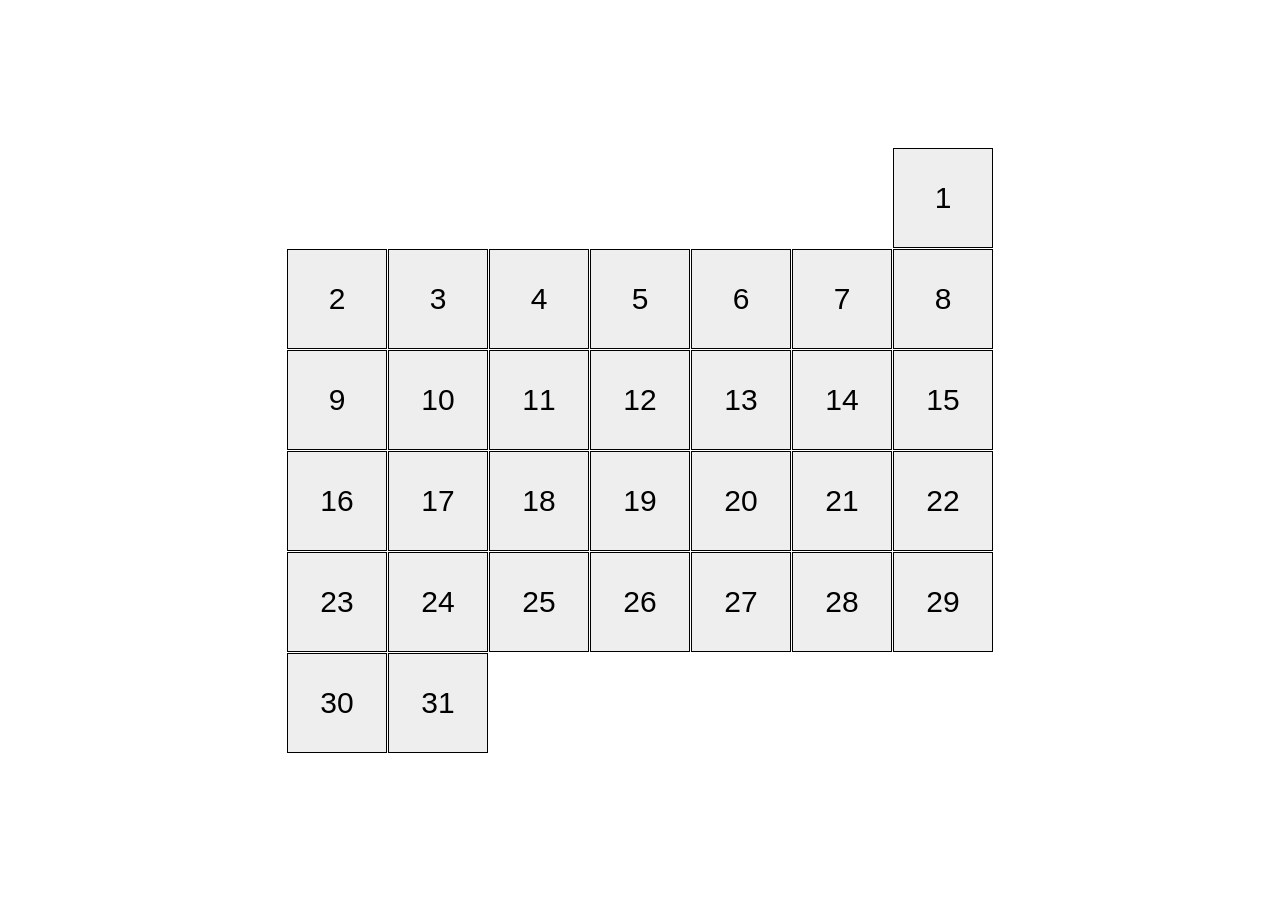
<file: index.html>
<!doctype html><html lang="en"><head><meta charset="utf-8"><meta name="viewport" content="width=device-width, initial-scale=1.0"><title>Calendar</title><link rel="stylesheet" href="index.18d3f5c9.css"></head><body> <div class="calendar calendar--month-length-31 calendar--start-day-sun"> <div class="calendar__day"></div> <div class="calendar__day"></div> <div class="calendar__day"></div> <div class="calendar__day"></div> <div class="calendar__day"></div> <div class="calendar__day"></div> <div class="calendar__day"></div> <div class="calendar__day"></div> <div class="calendar__day"></div> <div class="calendar__day"></div> <div class="calendar__day"></div> <div class="calendar__day"></div> <div class="calendar__day"></div> <div class="calendar__day"></div> <div class="calendar__day"></div> <div class="calendar__day"></div> <div class="calendar__day"></div> <div class="calendar__day"></div> <div class="calendar__day"></div> <div class="calendar__day"></div> <div class="calendar__day"></div> <div class="calendar__day"></div> <div class="calendar__day"></div> <div class="calendar__day"></div> <div class="calendar__day"></div> <div class="calendar__day"></div> <div class="calendar__day"></div> <div class="calendar__day"></div> <div class="calendar__day"></div> <div class="calendar__day"></div> <div class="calendar__day"></div> <div class="calendar__day"></div> <div class="calendar__day"></div> </div> </body></html>
</file>
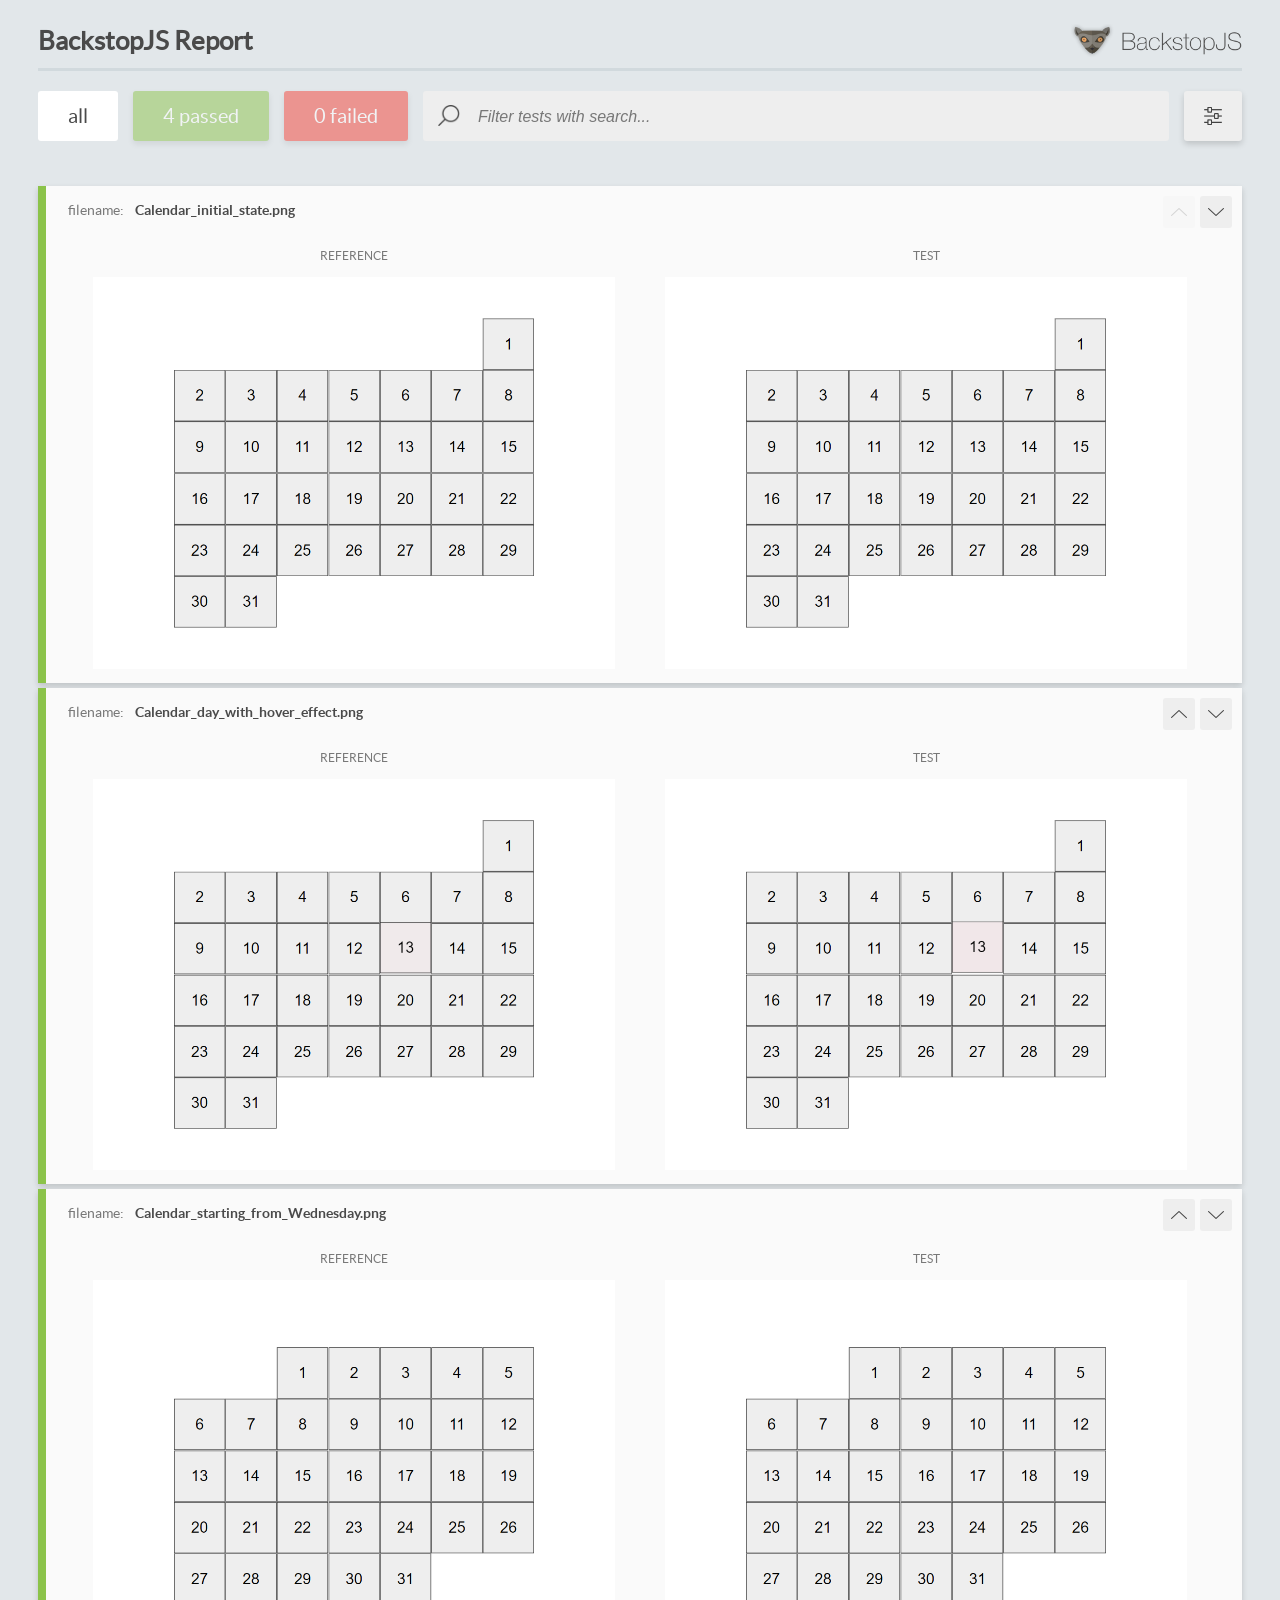
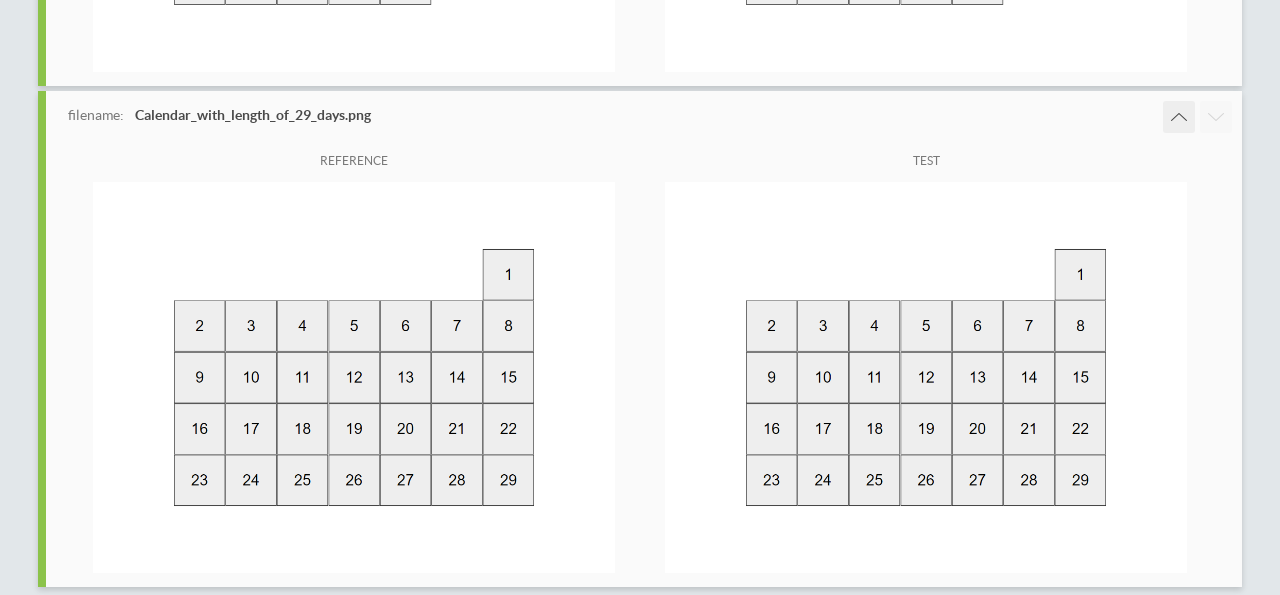
<file: report/html_report/index.html>
<!DOCTYPE html>
<html>
  <head>
    <meta charset="utf-8">
    <!-- Disable Cache -->
    <meta http-equiv="Cache-Control" content="no-cache, no-store, must-revalidate">
    <meta http-equiv="Pragma" content="no-cache">
    <meta http-equiv="Expires" content="0">

    <title>BackstopJS Report</title>

    <style>
      @font-face {
          font-family: 'latoregular';
          src: url('./assets/fonts/lato-regular-webfont.woff2') format('woff2'),
              url('./assets/fonts/lato-regular-webfont.woff') format('woff');
          font-weight: 400;
          font-style: normal;
      }
      @font-face {
          font-family: 'latobold';
          src: url('./assets/fonts/lato-bold-webfont.woff2') format('woff2'),
              url('./assets/fonts/lato-bold-webfont.woff') format('woff');
          font-weight: 700;
          font-style: normal;
      }

      .ReactModal__Body--open {
          overflow: hidden;
      }
      .ReactModal__Body--open .header {
        display: none;
      }

    </style>
  </head>
  <body style="background-color: #E2E7EA">
    <div id="root">

    </div>
    <script>
      function report (report) { // eslint-disable-line no-unused-vars
        window.tests = report;
      }
    </script>
    <script src="config.js"></script>
    <script src="index_bundle.js"></script>
  </body>
</html>
</file>
<file: index.18d3f5c9.css>
*{box-sizing:border-box}body{justify-content:center;align-items:center;min-height:100vh;margin:0;display:flex}.calendar{flex-wrap:wrap;gap:1px;width:726px;padding:10px;display:flex}.calendar__day{background-color:#eee;border:1px solid #000;justify-content:center;align-items:center;width:100px;height:100px;transition:background-color .5s,transform .5s;display:flex}.calendar__day:before{font-family:Arial,sans-serif;font-size:30px}.calendar__day:hover{cursor:pointer;background-color:#ffbfcb;transform:translateY(-20px)}.calendar__day:first-child:before{content:"1"}.calendar__day:nth-child(2):before{content:"2"}.calendar__day:nth-child(3):before{content:"3"}.calendar__day:nth-child(4):before{content:"4"}.calendar__day:nth-child(5):before{content:"5"}.calendar__day:nth-child(6):before{content:"6"}.calendar__day:nth-child(7):before{content:"7"}.calendar__day:nth-child(8):before{content:"8"}.calendar__day:nth-child(9):before{content:"9"}.calendar__day:nth-child(10):before{content:"10"}.calendar__day:nth-child(11):before{content:"11"}.calendar__day:nth-child(12):before{content:"12"}.calendar__day:nth-child(13):before{content:"13"}.calendar__day:nth-child(14):before{content:"14"}.calendar__day:nth-child(15):before{content:"15"}.calendar__day:nth-child(16):before{content:"16"}.calendar__day:nth-child(17):before{content:"17"}.calendar__day:nth-child(18):before{content:"18"}.calendar__day:nth-child(19):before{content:"19"}.calendar__day:nth-child(20):before{content:"20"}.calendar__day:nth-child(21):before{content:"21"}.calendar__day:nth-child(22):before{content:"22"}.calendar__day:nth-child(23):before{content:"23"}.calendar__day:nth-child(24):before{content:"24"}.calendar__day:nth-child(25):before{content:"25"}.calendar__day:nth-child(26):before{content:"26"}.calendar__day:nth-child(27):before{content:"27"}.calendar__day:nth-child(28):before{content:"28"}.calendar__day:nth-child(29):before{content:"29"}.calendar__day:nth-child(30):before{content:"30"}.calendar__day:nth-child(31):before{content:"31"}.calendar--start-day-mon .calendar__day:first-child{margin-left:0}.calendar--start-day-tue .calendar__day:first-child{margin-left:101px}.calendar--start-day-wed .calendar__day:first-child{margin-left:202px}.calendar--start-day-thu .calendar__day:first-child{margin-left:303px}.calendar--start-day-fri .calendar__day:first-child{margin-left:404px}.calendar--start-day-sat .calendar__day:first-child{margin-left:505px}.calendar--start-day-sun .calendar__day:first-child{margin-left:606px}.calendar--month-length-28 .calendar__day:nth-child(n+29),.calendar--month-length-29 .calendar__day:nth-child(n+30),.calendar--month-length-30 .calendar__day:nth-child(n+31),.calendar--month-length-31 .calendar__day:nth-child(n+32){display:none}
/*# sourceMappingURL=index.18d3f5c9.css.map */
</file>
